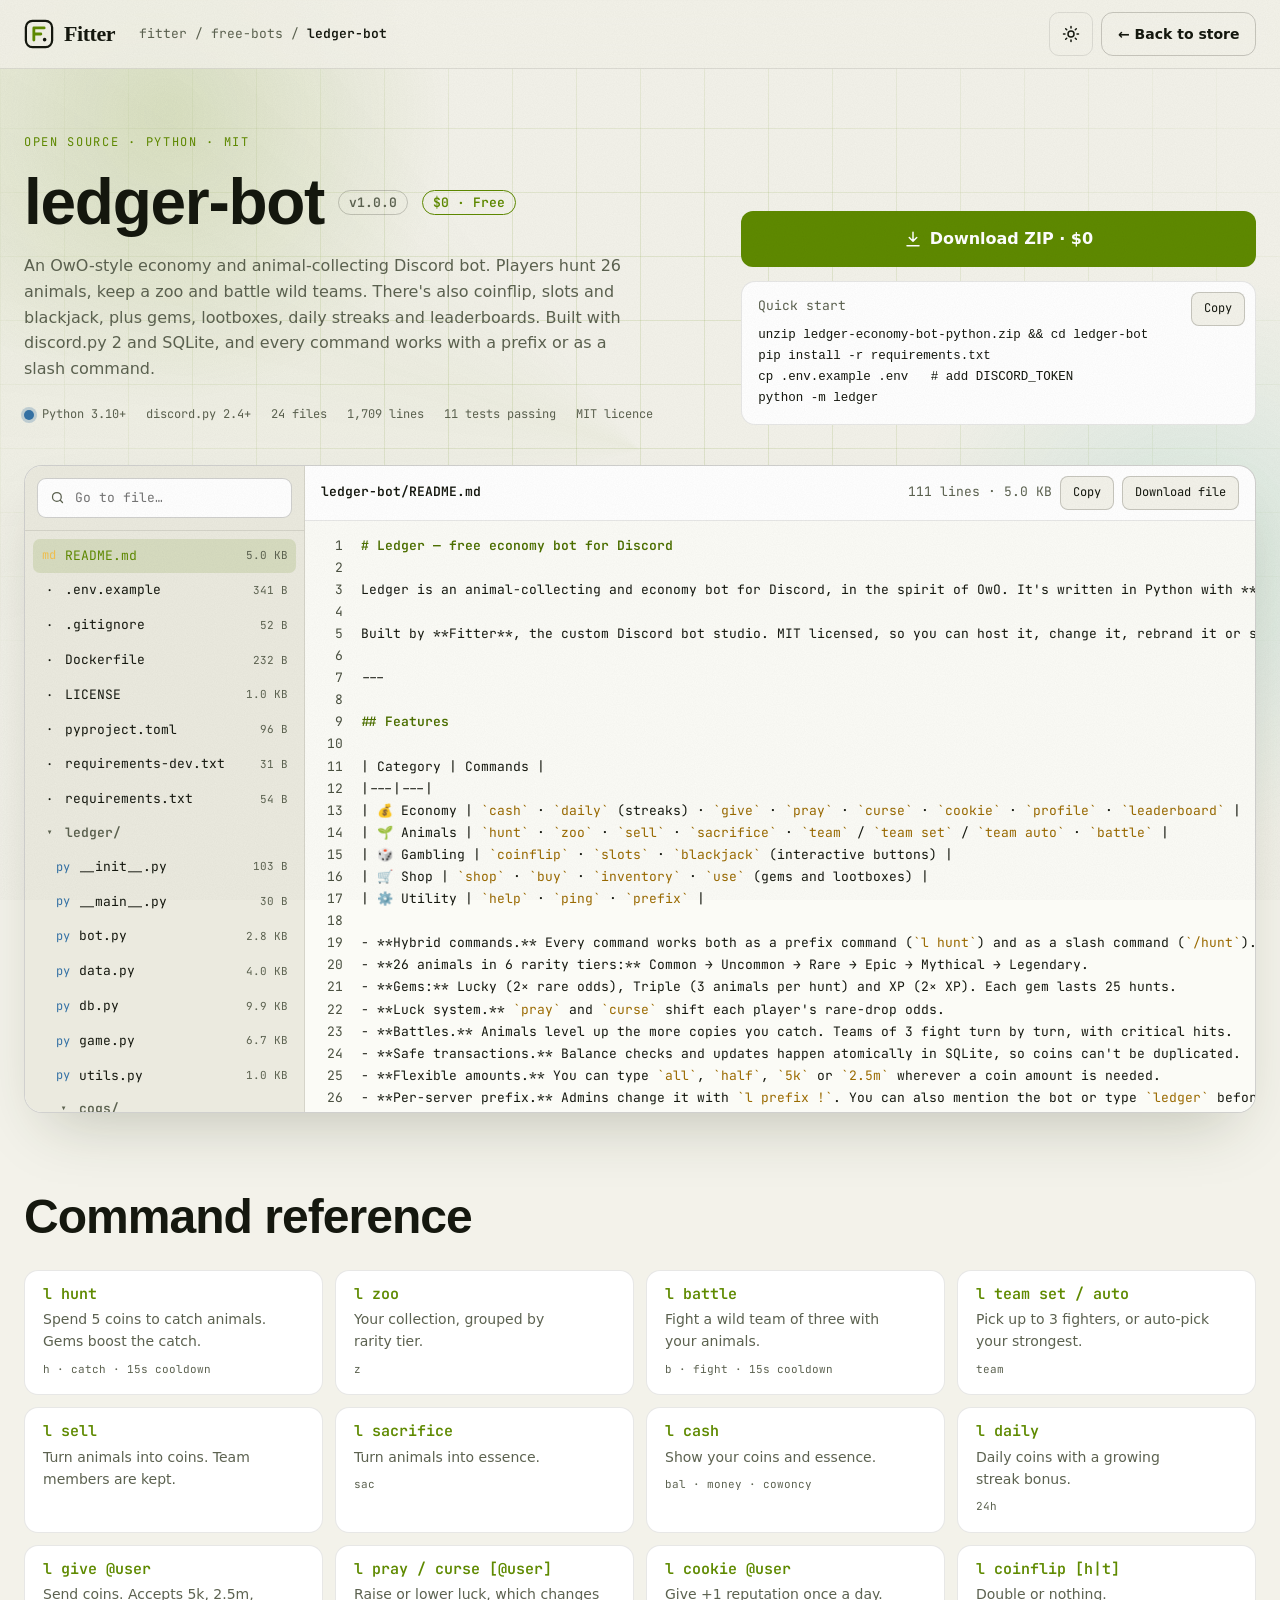
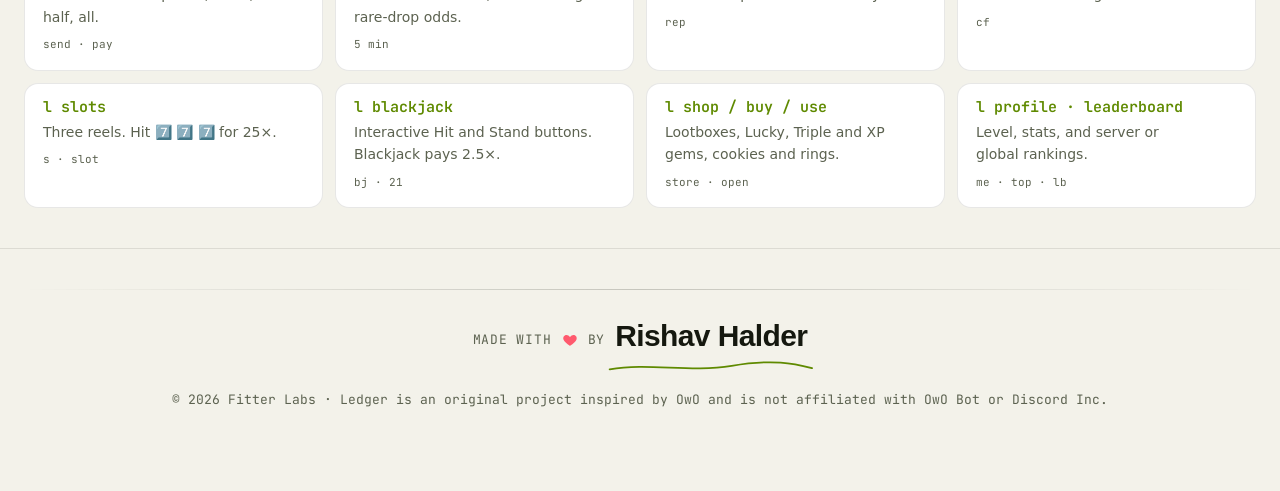
<file: source.html>
<!doctype html>
<html lang="en" data-theme="dark">
<head>
<meta charset="utf-8">
<meta name="viewport" content="width=device-width, initial-scale=1">
<title>Ledger — free OwO-style economy bot source code · Fitter</title>
<meta name="description" content="Browse and download the full Python source of Ledger, Fitter's free OwO-style Discord economy bot. discord.py 2, SQLite, MIT licence.">
<link rel="icon" href="data:image/svg+xml,%3Csvg xmlns='http://www.w3.org/2000/svg' viewBox='0 0 32 32'%3E%3Crect x='2' y='2' width='28' height='28' rx='7' fill='%23c6f24e'/%3E%3Cpath d='M10 9h12M10 16h8M10 9v14' stroke='%230d0f0b' stroke-width='3.2' stroke-linecap='round'/%3E%3C/svg%3E">
<link rel="preconnect" href="https://api.fontshare.com">
<link href="https://api.fontshare.com/v2/css?f[]=cabinet-grotesk@500,700,800&f[]=satoshi@400,500,700&display=swap" rel="stylesheet">
<link href="https://fonts.googleapis.com/css2?family=JetBrains+Mono:wght@400;600&display=swap" rel="stylesheet">
<link rel="stylesheet" href="styles.css">
<link rel="stylesheet" href="advanced.css">
<link rel="stylesheet" href="source.css">
<link rel="stylesheet" href="bg.css">
</head>
<body class="src-page">
<div class="bg-anim" aria-hidden="true">
  <div class="bg-sweep"></div>
  <div class="bg-orb o1"></div><div class="bg-orb o2"></div><div class="bg-orb o3"></div>
  <div class="bg-grid"></div>
  <div class="bg-sparks"><i style="--x:6%;--d:15s;--delay:-2s;--sway:24px"></i><i style="--x:18%;--d:19s;--delay:-9s;--sway:-18px"></i><i style="--x:31%;--d:13s;--delay:-5s;--sway:30px"></i><i style="--x:44%;--d:21s;--delay:-14s;--sway:-26px"></i><i style="--x:57%;--d:16s;--delay:-1s;--sway:16px"></i><i style="--x:69%;--d:18s;--delay:-11s;--sway:-22px"></i><i style="--x:81%;--d:14s;--delay:-7s;--sway:28px"></i><i style="--x:93%;--d:20s;--delay:-16s;--sway:-14px"></i></div>
</div>
<a class="skip" href="#viewer">Skip to code</a>

<header class="src-nav">
  <a href="index.html" class="brand" aria-label="Back to Fitter home">
    <svg class="logo" viewBox="0 0 32 32" fill="none" aria-hidden="true">
      <rect x="2" y="2" width="28" height="28" rx="7" stroke="currentColor" stroke-width="2.4"/>
      <path d="M10.5 9.5h11M10.5 16h7.5M10.5 9.5v13" stroke="var(--accent)" stroke-width="3" stroke-linecap="round"/>
      <circle cx="22" cy="22" r="1.9" fill="currentColor"/>
    </svg>
    <span>Fitter</span>
  </a>
  <nav class="crumbs mono" aria-label="Breadcrumb">
    <a href="index.html">fitter</a><span>/</span><a href="index.html#free">free-bots</a><span>/</span><b>ledger-bot</b>
  </nav>
  <div class="nav-actions">
    <button class="icon-btn" id="themeToggle" aria-label="Toggle light and dark theme" title="Toggle theme">
      <svg viewBox="0 0 24 24" width="18" height="18" fill="none" stroke="currentColor" stroke-width="2" stroke-linecap="round"><circle cx="12" cy="12" r="4"/><path d="M12 2v2M12 20v2M4.9 4.9l1.4 1.4M17.7 17.7l1.4 1.4M2 12h2M20 12h2M4.9 19.1l1.4-1.4M17.7 6.3l1.4-1.4"/></svg>
    </button>
    <a class="btn btn-ghost sm" href="index.html">← Back to store</a>
  </div>
</header>

<main>
  <section class="repo-head wrap">
    <div class="repo-title">
      <p class="mono kicker">Open source · Python · MIT</p>
      <h1>ledger-bot <span class="pill mono">v1.0.0</span> <span class="pill free mono">$0 · Free</span></h1>
      <p class="muted repo-desc">An OwO-style economy and animal-collecting Discord bot. Players hunt 26 animals, keep a zoo and battle wild teams. There's also coinflip, slots and blackjack, plus gems, lootboxes, daily streaks and leaderboards. Built with discord.py 2 and SQLite, and every command works with a prefix or as a slash command.</p>
      <ul class="repo-meta mono">
        <li><span class="lang-dot"></span>Python 3.10+</li>
        <li>discord.py 2.4+</li>
        <li id="metaFiles">24 files</li>
        <li id="metaLines">— lines</li>
        <li>11 tests passing</li>
        <li>MIT licence</li>
      </ul>
    </div>
    <div class="repo-actions">
      <a class="btn btn-primary" href="downloads/ledger-economy-bot-python.zip" download id="zipBtn">
        <svg viewBox="0 0 24 24" width="18" height="18" fill="none" stroke="currentColor" stroke-width="2" stroke-linecap="round" stroke-linejoin="round" aria-hidden="true"><path d="M12 3v12m0 0-5-5m5 5 5-5M4 21h16"/></svg>
        Download ZIP · $0
      </a>
      <div class="quick mono">
        <p class="muted small">Quick start</p>
        <pre id="quickCmd">unzip ledger-economy-bot-python.zip && cd ledger-bot
pip install -r requirements.txt
cp .env.example .env   # add DISCORD_TOKEN
python -m ledger</pre>
        <button class="copy-btn" data-copy-target="quickCmd" aria-label="Copy quick start commands">Copy</button>
      </div>
    </div>
  </section>

  <section class="browser wrap" aria-label="Source code browser">
    <aside class="tree" aria-label="Files">
      <div class="tree-head">
        <label class="search"><span class="sr">Filter files</span>
          <svg viewBox="0 0 24 24" width="15" height="15" fill="none" stroke="currentColor" stroke-width="2" stroke-linecap="round" aria-hidden="true"><circle cx="11" cy="11" r="7"/><path d="m20 20-3.5-3.5"/></svg>
          <input id="filter" type="search" placeholder="Go to file…" autocomplete="off">
        </label>
      </div>
      <ul id="tree" class="mono"></ul>
    </aside>

    <article class="viewer" id="viewer" tabindex="-1">
      <div class="viewer-head">
        <p class="mono path" id="filePath">README.md</p>
        <div class="viewer-tools">
          <span class="mono small muted" id="fileInfo"></span>
          <button class="copy-btn" id="copyFile">Copy</button>
          <button class="copy-btn" id="rawFile">Download file</button>
        </div>
      </div>
      <div class="code-wrap" id="codeWrap"><pre class="code-view mono"><code id="code"></code></pre></div>
    </article>
  </section>

  <section class="cmd-ref wrap" aria-labelledby="cmdTitle">
    <h2 id="cmdTitle">Command reference</h2>
    <div class="cmd-grid" id="cmdGrid"></div>
  </section>
</main>

<footer class="footer src-foot">
  <div class="wrap credit">
    <span class="credit-line" aria-hidden="true"></span>
    <p class="credit-text">
      <span class="mono">Made with</span>
      <svg class="heart" viewBox="0 0 24 24" width="16" height="16" aria-label="love" role="img"><path d="M12 21s-7.5-4.6-9.6-9.2C.9 8.4 3 4.5 6.8 4.5c2.1 0 3.6 1.2 5.2 3 1.6-1.8 3.1-3 5.2-3 3.8 0 5.9 3.9 4.4 7.3C19.5 16.4 12 21 12 21z" fill="currentColor"/></svg>
      <span class="mono">by</span>
      <span class="signature">Rishav Halder
        <svg class="sig-stroke" viewBox="0 0 300 24" preserveAspectRatio="none" aria-hidden="true"><path d="M4 16 C 60 4, 120 22, 180 10 S 270 6, 296 14" pathLength="1"/></svg>
      </span>
    </p>
    <p class="mono small muted">© 2026 Fitter Labs · Ledger is an original project inspired by OwO and is not affiliated with OwO Bot or Discord Inc.</p>
  </div>
</footer>

<div class="toast mono" id="toast" role="status" aria-live="polite"></div>

<script defer src="sources.js"></script>
<script defer src="source.js"></script>
<script data-pplx-inline-edit>
(function () {
  if (window === window.top) return;

  const allowedParentOrigins = ["https://www.perplexity.ai","https://perplexity.ai","https://testing.perplexity.ai","https://staging.perplexity.ai","https://*.preview.i.perplexity.ai","http://perplexity.localhost","http://localhost:1420","http://127.0.0.1:1420","http://localhost:3000","http://127.0.0.1:3000","http://localhost:5173","http://127.0.0.1:5173"];
  const MAX_FONT_BYTES = 500 * 1024;
  const MAX_TOTAL_FONT_BYTES = 2 * 1024 * 1024;
  let scrollForwarding = false;
  let scrollRaf = 0;
  let trustedTopOrigin = null;

  // Allow entries like "https://*.preview.i.perplexity.ai" — the wildcard
  // matches a single DNS label (no dots), so "https://*.foo" cannot stretch
  // across multiple labels.
  function matchesAllowedOrigin(origin) {
    if (!origin) return false;
    for (const entry of allowedParentOrigins) {
      if (!entry.includes("*")) {
        if (entry === origin) return true;
        continue;
      }
      const pattern = new RegExp(
        "^" +
          entry.replace(/[.+?^${}()|[\]\\]/g, "\\$&").replace(/\*/g, "[^.]+") +
          "$",
      );
      if (pattern.test(origin)) return true;
    }
    return false;
  }

  // Trust decision: when the sender is same-origin-visible (event.origin is a
  // real origin like https://www.perplexity.ai) we trust event.origin directly.
  // When event.origin is "null" (opaque broker srcdoc), we fall back to the
  // broker's stamped `parentOrigin` to identify the top window. The fallback
  // is claim-only — we rely on the browser's native `targetOrigin` enforcement
  // on the response path (see postToTrustedTop) to ensure replies can't be
  // delivered to anyone but the actual top window of that claimed origin.
  function getTrustedParentOrigin(event) {
    const forwardedParentOrigin =
      typeof event.data.parentOrigin === "string" ? event.data.parentOrigin : null;
    const parentOrigin = event.origin === "null" ? forwardedParentOrigin : event.origin;
    return matchesAllowedOrigin(parentOrigin) ? parentOrigin : null;
  }

  // All responses go to window.top with targetOrigin = the allowlisted origin.
  // An attacker that iframes us inside their own null-origin broker can claim
  // any parentOrigin they like, but the browser will drop the reply whenever
  // the real top's origin doesn't match — so the screenshot never leaves.
  function postToTrustedTop(message) {
    if (!trustedTopOrigin) return;
    try {
      window.top.postMessage(message, trustedTopOrigin);
    } catch (_error) {}
  }

  function inlineAll(original, clone) {
    if (original.nodeType !== 1 || clone.nodeType !== 1) return;

    try {
      const computedStyle = getComputedStyle(original);
      // cssText on a computed style is the serialized declaration in modern
      // Chromium/Safari — a single read beats enumerating ~400 longhand
      // properties. Firefox returns "" here, so we fall back on empty.
      const serialized = computedStyle.cssText;
      if (serialized) {
        clone.style.cssText = serialized;
      } else {
        const parts = new Array(computedStyle.length);
        for (let index = 0; index < computedStyle.length; index += 1) {
          const property = computedStyle[index];
          parts[index] = `${property}:${computedStyle.getPropertyValue(property)};`;
        }
        clone.style.cssText = parts.join("");
      }
    } catch (_error) {}

    const originalChildren = original.children;
    const clonedChildren = clone.children;
    for (
      let index = 0;
      index < originalChildren.length && index < clonedChildren.length;
      index += 1
    ) {
      inlineAll(originalChildren[index], clonedChildren[index]);
    }
  }

  function extractFontUrl(srcValue) {
    const matches = [
      ...srcValue.matchAll(
        /url\(["']?([^"')]+)["']?\)(?:\s*format\(["']?([^"')]+)["']?\))?/gi,
      ),
    ];
    if (matches.length === 0) return null;
    const woff2 = matches.find((m) => m[2] && m[2].toLowerCase().includes("woff2"));
    if (woff2) return woff2[1];
    const woff = matches.find((m) => m[2] && m[2].toLowerCase().includes("woff"));
    if (woff) return woff[1];
    return matches[0][1];
  }

  // Cache resolved font URL -> data URI across captures. Fonts on a page
  // essentially never change, and a batch run emits multiple captures back to
  // back — without this we'd refetch + re-base64 every time.
  const fontDataUriCache = new Map();
  const SRC_DECLARATION_RE = /src\s*:\s*[^;}]+/i;

  async function fetchAsDataUri(url) {
    if (fontDataUriCache.has(url)) return fontDataUriCache.get(url);
    let dataUri = null;
    try {
      const response = await fetch(url, { mode: "cors", credentials: "omit" });
      if (response.ok) {
        const blob = await response.blob();
        if (blob.size <= MAX_FONT_BYTES) {
          dataUri = await new Promise((resolve) => {
            const reader = new FileReader();
            reader.onloadend = () =>
              resolve(typeof reader.result === "string" ? reader.result : null);
            reader.onerror = () => resolve(null);
            reader.readAsDataURL(blob);
          });
        }
      }
    } catch (_error) {
      dataUri = null;
    }
    fontDataUriCache.set(url, dataUri);
    return dataUri;
  }

  function collectFontFaceRuleTexts() {
    const rules = [];
    for (const sheet of document.styleSheets) {
      let cssRules;
      try {
        cssRules = sheet.cssRules;
      } catch (_error) {
        continue;
      }
      if (!cssRules) continue;
      for (const rule of cssRules) {
        const cssText = rule.cssText || "";
        if (cssText.startsWith("@font-face")) rules.push(cssText);
      }
    }
    return rules;
  }

  async function buildInlinedFontCss() {
    const ruleTexts = collectFontFaceRuleTexts();
    if (ruleTexts.length === 0) return null;

    const resolved = ruleTexts.map((cssText) => {
      if (!SRC_DECLARATION_RE.test(cssText)) return null;
      const srcMatch = cssText.match(/src\s*:\s*([^;}]+)[;}]/i);
      if (!srcMatch) return null;
      const url = extractFontUrl(srcMatch[1]);
      if (!url) return null;
      try {
        return { cssText, url: new URL(url, document.baseURI).href };
      } catch (_error) {
        return null;
      }
    });

    const dataUris = await Promise.all(
      resolved.map((entry) => (entry ? fetchAsDataUri(entry.url) : Promise.resolve(null))),
    );

    const inlined = [];
    let totalBytes = 0;
    for (let index = 0; index < resolved.length; index += 1) {
      const entry = resolved[index];
      const dataUri = dataUris[index];
      if (!entry || !dataUri) continue;
      const approxBytes = dataUri.length * 0.75;
      if (totalBytes + approxBytes > MAX_TOTAL_FONT_BYTES) break;
      totalBytes += approxBytes;
      inlined.push(entry.cssText.replace(SRC_DECLARATION_RE, `src: url("${dataUri}")`));
    }
    return inlined.length > 0 ? inlined.join("\n") : null;
  }

  function stripExternal(clone) {
    const images = clone.querySelectorAll("img");
    for (let index = 0; index < images.length; index += 1) {
      const src = images[index].getAttribute("src");
      if (src && !src.startsWith("data:")) images[index].removeAttribute("src");
    }

    const elements = clone.querySelectorAll("*");
    for (let index = 0; index < elements.length; index += 1) {
      const style = elements[index].style.cssText;
      if (style && style.includes("url(")) {
        elements[index].style.cssText = style.replace(
          /url\(["']?(?!data:)[^)"']*["']?\)/gi,
          "none",
        );
      }
    }
  }

  function emitScroll() {
    scrollRaf = 0;
    if (!scrollForwarding) return;
    postToTrustedTop({
      type: "INLINE_EDIT_SCROLL",
      scrollX: window.scrollX,
      scrollY: window.scrollY,
    });
  }

  window.addEventListener(
    "scroll",
    function () {
      if (!scrollForwarding || scrollRaf) return;
      scrollRaf = requestAnimationFrame(emitScroll);
    },
    { passive: true, capture: true },
  );

  async function handleCaptureRequest(event) {
    const requestId = event.data.requestId;
    const scrollX = window.scrollX;
    const scrollY = window.scrollY;
    const width = window.innerWidth;
    const height = window.innerHeight;

    function postResult(dataUrl) {
      postToTrustedTop({
        type: "INLINE_EDIT_SCREENSHOT_RESULT",
        requestId,
        dataUrl,
        scrollX,
        scrollY,
      });
    }

    try {
      // Wait for any pending web fonts to resolve so both inline metrics and
      // the @font-face inlining below see the same loaded faces.
      if (document.fonts && document.fonts.ready) {
        try {
          await document.fonts.ready;
        } catch (_error) {}
      }

      const clone = document.documentElement.cloneNode(true);
      inlineAll(document.documentElement, clone);

      const removedNodes = clone.querySelectorAll("script,link[rel=\"stylesheet\"],style");
      for (let index = 0; index < removedNodes.length; index += 1) {
        removedNodes[index].remove();
      }

      stripExternal(clone);

      // Re-embed web fonts as data-URI @font-face rules so the SVG rasterizer
      // can resolve them — external font URLs aren't fetched during
      // foreignObject rendering, which would otherwise force a fallback face
      // and change text metrics.
      const inlinedFontCss = await buildInlinedFontCss();
      if (inlinedFontCss) {
        const styleEl = document.createElement("style");
        styleEl.textContent = inlinedFontCss;
        const head = clone.querySelector("head");
        if (head) head.appendChild(styleEl);
        else clone.insertBefore(styleEl, clone.firstChild);
      }

      const html = new XMLSerializer().serializeToString(clone);
      const svg =
        `<svg xmlns="http://www.w3.org/2000/svg" width="${width}" height="${height}">` +
        '<foreignObject width="100%" height="100%">' +
        `<div xmlns="http://www.w3.org/1999/xhtml" style="width:${width}px;height:${height}px;overflow:hidden">` +
        `<div style="position:relative;left:-${scrollX}px;top:-${scrollY}px">` +
        html +
        "</div></div></foreignObject></svg>";
      const svgUrl = `data:image/svg+xml;charset=utf-8,${encodeURIComponent(svg)}`;
      const image = new Image();
      image.onload = function () {
        const canvas = document.createElement("canvas");
        canvas.width = width;
        canvas.height = height;
        canvas.getContext("2d").drawImage(image, 0, 0);
        postResult(canvas.toDataURL("image/png"));
      };
      image.onerror = function () {
        postResult(null);
      };
      image.src = svgUrl;
    } catch (_error) {
      postResult(null);
    }
  }

  window.addEventListener("message", function (event) {
    if (!event.data) return;
    // Only accept messages from the direct parent frame. Blocks sibling /
    // unrelated-window postMessage senders that could otherwise reach us.
    if (event.source !== window.parent) return;

    const trustedParentOrigin = getTrustedParentOrigin(event);
    if (!trustedParentOrigin) return;
    trustedTopOrigin = trustedParentOrigin;

    if (event.data.type === "INLINE_EDIT_SCROLL_START") {
      scrollForwarding = true;
      emitScroll();
      return;
    }

    if (event.data.type === "INLINE_EDIT_SCROLL_STOP") {
      scrollForwarding = false;
      if (scrollRaf) cancelAnimationFrame(scrollRaf);
      scrollRaf = 0;
      return;
    }

    if (event.data.type !== "INLINE_EDIT_CAPTURE_REQUEST") return;

    handleCaptureRequest(event);
  });
})();


</script></body>
</html>
</file>
<file: styles.css>
:root, [data-theme="dark"] {
  --bg: #0d0f0b;
  --bg-2: #13160f;
  --surface: #181b14;
  --surface-2: #20241b;
  --line: rgba(232, 240, 214, 0.1);
  --line-2: rgba(232, 240, 214, 0.18);
  --grid-line: rgba(232, 240, 214, 0.05);
  --text: #eef2e4;
  --muted: #9aa18c;
  --accent: #c6f24e;
  --accent-ink: #11140a;
  --bot-body: #23281c;
  --bot-visor: #0a0c08;
  --danger: #ff6b5b;
  --gold: #f2c14e;
  --blurple: #7d8cf5;
  --shadow: 0 30px 60px -20px rgba(0,0,0,.6);
  color-scheme: dark;
}
[data-theme="light"] {
  --bg: #f3f2ea;
  --bg-2: #ebeadf;
  --surface: #ffffff;
  --surface-2: #f6f5ee;
  --line: rgba(20, 24, 12, 0.1);
  --line-2: rgba(20, 24, 12, 0.2);
  --grid-line: rgba(20, 24, 12, 0.06);
  --text: #15180f;
  --muted: #5c6250;
  --accent: #5f8a00;
  --accent-ink: #ffffff;
  --bot-body: #e4e8d6;
  --bot-visor: #15180f;
  --shadow: 0 30px 60px -24px rgba(40,50,20,.25);
  color-scheme: light;
}
[data-theme="light"] .btn-primary { color: #fff; }

*, *::before, *::after { box-sizing: border-box; }
html { -webkit-text-size-adjust: 100%; }
body {
  margin: 0; background: var(--bg); color: var(--text);
  font-family: 'Satoshi', system-ui, sans-serif; font-size: 16px; line-height: 1.6;
  -webkit-font-smoothing: antialiased; overflow-x: hidden;
  transition: background .4s, color .4s;
}
h1, h2, h3 { font-family: 'Cabinet Grotesk', 'Satoshi', sans-serif; line-height: 1.02; margin: 0; letter-spacing: -0.02em; font-weight: 800; }
p { margin: 0; }
a { color: inherit; text-decoration: none; }
button { font: inherit; color: inherit; cursor: pointer; }
img, svg { display: block; }
code, .mono { font-family: 'JetBrains Mono', ui-monospace, monospace; }
.muted { color: var(--muted); }
.small { font-size: 13px; }
.wrap { width: min(1200px, 100% - 48px); margin-inline: auto; }
.kicker { font-size: 12px; letter-spacing: .14em; text-transform: uppercase; color: var(--accent); margin-bottom: 18px; }
:focus-visible { outline: 2px solid var(--accent); outline-offset: 3px; border-radius: 4px; }
.skip { position: absolute; left: -9999px; top: 8px; background: var(--accent); color: var(--accent-ink); padding: 8px 14px; z-index: 999; border-radius: 6px; }
.skip:focus { left: 8px; }

/* cursor */
.cursor { position: fixed; inset: 0 auto auto 0; width: 36px; height: 36px; border: 1.5px solid var(--accent); border-radius: 50%; pointer-events: none; z-index: 1000; transform: translate(-100px,-100px); transition: width .25s, height .25s, background .25s, border-color .25s; mix-blend-mode: difference; }
.cursor span { position: absolute; left: 50%; top: 50%; width: 4px; height: 4px; margin: -2px; background: var(--accent); border-radius: 50%; }
.cursor.is-hover { width: 64px; height: 64px; background: rgba(198,242,78,.12); }
@media (hover: none), (pointer: coarse) { .cursor { display: none; } }

.progress { position: fixed; top: 0; left: 0; right: 0; height: 2px; z-index: 60; }
.progress span { display: block; height: 100%; background: var(--accent); transform-origin: 0 50%; transform: scaleX(0); }

/* nav */
.nav { position: fixed; top: 14px; left: 50%; transform: translateX(-50%); width: min(1200px, 100% - 24px); z-index: 50; display: flex; align-items: center; justify-content: space-between; gap: 16px; padding: 10px 12px 10px 18px; border: 1px solid var(--line); border-radius: 14px; background: color-mix(in srgb, var(--bg) 90%, transparent); }
.brand { display: inline-flex; align-items: center; gap: 10px; font-family: 'Cabinet Grotesk'; font-weight: 800; font-size: 22px; letter-spacing: -0.02em; }
.logo { width: 30px; height: 30px; }
.nav ul { display: flex; gap: 4px; list-style: none; margin: 0; padding: 0; }
.nav ul a { display: block; padding: 8px 14px; border-radius: 8px; font-size: 14px; color: var(--muted); transition: color .2s, background .2s; }
.nav ul a:hover { color: var(--text); background: var(--surface); }
.nav-actions { display: flex; gap: 8px; align-items: center; }
.icon-btn { width: 44px; height: 44px; display: grid; place-items: center; border-radius: 10px; border: 1px solid var(--line); background: transparent; }
.icon-btn:hover { background: var(--surface); }
.cart-btn { height: 44px; display: inline-flex; align-items: center; gap: 8px; padding: 0 14px; border-radius: 10px; border: 1px solid var(--line-2); background: var(--surface); font-size: 14px; font-weight: 500; }
.cart-btn b { min-width: 22px; height: 22px; display: grid; place-items: center; border-radius: 6px; background: var(--accent); color: var(--accent-ink); font-size: 12px; font-family: 'JetBrains Mono'; }
.cart-btn.bump b { animation: bump .5s cubic-bezier(.16,1,.3,1); }
@keyframes bump { 40% { transform: scale(1.5); } }
@media (max-width: 860px) { .nav ul { display: none; } .cart-btn span { display: none; } }

/* buttons */
.btn { display: inline-flex; align-items: center; justify-content: center; gap: 8px; height: 52px; padding: 0 24px; border-radius: 12px; font-weight: 700; font-size: 15px; border: 1px solid transparent; white-space: nowrap; transition: background .2s, border-color .2s, transform .2s; will-change: transform; }
.btn-primary { background: var(--accent); color: var(--accent-ink); }
.btn-primary:hover { background: color-mix(in srgb, var(--accent) 86%, white); }
.btn-ghost { border-color: var(--line-2); background: transparent; }
.btn-ghost:hover { background: var(--surface); }
.btn.full { width: 100%; }

/* hero */
.hero { position: relative; min-height: 100svh; display: flex; align-items: center; padding: 120px 0 80px; overflow: hidden; }
#field { position: absolute; inset: 0; width: 100%; height: 100%; }
.hero::after { content: ""; position: absolute; inset: auto 0 0 0; height: 30%; background: linear-gradient(transparent, var(--bg)); pointer-events: none; }
.hero-inner { position: relative; z-index: 2; width: min(1200px, 100% - 48px); margin-inline: auto; pointer-events: none; }
.hero-inner a, .hero-inner button { pointer-events: auto; }
.eyebrow { display: inline-flex; align-items: center; gap: 10px; font-size: 12px; color: var(--muted); padding: 6px 12px; border: 1px solid var(--line); border-radius: 999px; background: color-mix(in srgb, var(--bg) 60%, transparent); }
.dot { width: 7px; height: 7px; border-radius: 50%; background: var(--accent); box-shadow: 0 0 0 0 var(--accent); animation: ping 2s infinite; }
@keyframes ping { 0% { box-shadow: 0 0 0 0 rgba(198,242,78,.6); } 100% { box-shadow: 0 0 0 10px rgba(198,242,78,0); } }
.hero-title { font-size: clamp(3.2rem, 9.5vw, 8.6rem); margin: 28px 0 36px; letter-spacing: -0.045em; line-height: .92; }
.hero-title .line { display: block; overflow: hidden; padding-bottom: .04em; }
.hero-title .line > span { display: inline-block; }
.hero-title em { font-style: normal; color: var(--accent); position: relative; }
.hero-row { display: flex; justify-content: space-between; align-items: flex-end; gap: 40px; flex-wrap: wrap; }
.lede { max-width: 46ch; font-size: 18px; color: var(--muted); }
.hero-cta { display: flex; gap: 12px; flex-wrap: wrap; }
.term { margin-top: 56px; font-size: 14px; color: var(--muted); padding: 14px 18px; border: 1px solid var(--line); border-radius: 10px; background: color-mix(in srgb, var(--surface) 80%, transparent); display: inline-block; min-width: min(520px, 100%); }
.term .prompt { color: var(--accent); }
.caret { display: inline-block; width: 8px; height: 16px; background: var(--accent); vertical-align: -3px; margin-left: 2px; animation: blink 1s steps(1) infinite; }
@keyframes blink { 50% { opacity: 0; } }
.scroll-hint { position: absolute; z-index: 2; bottom: 28px; left: 50%; transform: translateX(-50%); font-size: 11px; letter-spacing: .14em; text-transform: uppercase; color: var(--muted); display: flex; flex-direction: column; align-items: center; gap: 10px; }
.scroll-hint span { width: 1px; height: 40px; background: linear-gradient(var(--accent), transparent); animation: drip 1.8s infinite; transform-origin: top; }
@keyframes drip { 0% { transform: scaleY(0); } 60% { transform: scaleY(1); } 100% { transform: scaleY(1); opacity: 0; } }

/* marquee */
.marquee { border-block: 1px solid var(--line); overflow: hidden; padding: 18px 0; background: var(--bg-2); }
.marquee-track { display: flex; gap: 48px; width: max-content; animation: marq 40s linear infinite; font-size: 15px; color: var(--muted); }
.marquee-track span:nth-child(3n) { color: var(--accent); }
@keyframes marq { to { transform: translateX(-50%); } }

/* assembly */
.assembly { position: relative; }
.assembly-pin { height: 100vh; display: grid; grid-template-columns: 1fr 1.1fr; align-items: center; gap: 40px; width: min(1200px, 100% - 48px); margin-inline: auto; padding-top: 70px; }
.steps { list-style: none; padding: 0; margin: 0; position: relative; min-height: 260px; }
.step { position: absolute; inset: 0 0 auto 0; opacity: 0; transform: translateY(24px); transition: opacity .5s cubic-bezier(.16,1,.3,1), transform .5s cubic-bezier(.16,1,.3,1); pointer-events: none; }
.step.is-active { opacity: 1; transform: none; }
.step > span { font-size: 13px; color: var(--accent); }
.step h2, .step h3 { font-size: clamp(2.2rem, 4.6vw, 3.8rem); margin: 14px 0 18px; }
.step p { color: var(--muted); max-width: 40ch; font-size: 17px; }
.assembly-stage { position: relative; height: min(78vh, 680px); border: 1px solid var(--line); border-radius: 22px; background: var(--bg-2); overflow: hidden; }
#bot { position: absolute; inset: 7% 10% 4%; width: 80%; height: 89%; color: var(--text); overflow: visible; }
.ln { stroke-dasharray: 1; stroke-dashoffset: 1; }
.fill-body { fill: var(--bot-body); fill-opacity: 0; }
.fill-visor { fill: var(--bot-visor); fill-opacity: 0; }
.fill-accent { fill: var(--accent); fill-opacity: 0; }
.eye { fill: var(--accent); opacity: 0; transform-box: fill-box; transform-origin: center; }
.led { fill: var(--line-2); }
.led.on { fill: var(--accent); }
.shadow { opacity: 0; }
.scanline { opacity: 0; }
.dims { opacity: .9; }
.hud { position: absolute; top: 18px; left: 18px; right: 18px; z-index: 2; font-size: 11px; color: var(--muted); }
.hud-row { display: flex; justify-content: space-between; letter-spacing: .1em; }
.hud-row b { color: var(--text); font-weight: 600; }
.hud-row.small { margin-top: 8px; }
.hud-bar { height: 3px; background: var(--line); margin-top: 8px; border-radius: 2px; overflow: hidden; }
.hud-bar span { display: block; height: 100%; width: 100%; background: var(--accent); transform-origin: 0 50%; transform: scaleX(0); }
.code { margin: 34px 0 0; font-size: 12px; line-height: 1.7; color: var(--muted); max-width: 440px; height: 222px; white-space: pre-wrap; overflow: hidden; padding: 12px 14px; border: 1px solid var(--line); border-radius: 10px; background: color-mix(in srgb, var(--bg) 85%, transparent); }
.code .k { color: var(--accent); }
.code .s { color: var(--gold); }
.status-pill { position: absolute; right: 18px; bottom: 18px; font-size: 12px; padding: 8px 12px; border-radius: 999px; border: 1px solid var(--line-2); display: flex; align-items: center; gap: 8px; color: var(--muted); background: var(--bg); transition: color .3s, border-color .3s; }
.status-pill span { width: 8px; height: 8px; border-radius: 50%; background: var(--muted); }
.status-pill.on { color: var(--accent); border-color: var(--accent); }
.status-pill.on span { background: var(--accent); animation: ping 2s infinite; }

/* demo */
.demo-pin { height: 100vh; display: grid; grid-template-columns: .8fr 1.2fr; gap: 56px; align-items: center; width: min(1200px, 100% - 48px); margin-inline: auto; padding: 90px 0 30px; }
.demo-copy h2 { font-size: clamp(2.4rem, 5vw, 4.2rem); margin-bottom: 20px; }
.demo-copy > p { color: var(--muted); font-size: 17px; max-width: 42ch; }
.demo-stats { display: grid; grid-template-columns: repeat(3, auto); gap: 28px; margin: 36px 0 0; }
.demo-stats dt { font-size: 11px; color: var(--muted); text-transform: uppercase; letter-spacing: .1em; }
.demo-stats dd { margin: 6px 0 0; font-family: 'Cabinet Grotesk'; font-weight: 800; font-size: 30px; }
.discord { --dc-bg: #313338; --dc-side: #2b2d31; --dc-rail: #1e1f22; --dc-text: #dbdee1; --dc-muted: #949ba4; display: grid; grid-template-columns: 64px 180px 1fr; grid-template-rows: minmax(0, 1fr); height: min(68vh, 580px); border-radius: 16px; overflow: hidden; background: var(--dc-bg); color: var(--dc-text); box-shadow: var(--shadow); border: 1px solid rgba(255,255,255,.06); font-size: 14px; }
.dc-rail { background: var(--dc-rail); display: flex; flex-direction: column; align-items: center; gap: 10px; padding: 12px 0; }
.srv { width: 44px; height: 44px; border-radius: 50%; background: #313338; display: grid; place-items: center; font-weight: 700; font-size: 13px; }
.s-active { border-radius: 14px; background: var(--blurple); color: #fff; }
.srv.add { color: #23a55a; }
.dc-side { background: var(--dc-side); padding: 14px 10px; }
.dc-guild { font-weight: 700; padding: 0 8px 12px; border-bottom: 1px solid rgba(0,0,0,.3); margin-bottom: 14px; }
.dc-cat { font-size: 11px; text-transform: uppercase; color: var(--dc-muted); letter-spacing: .04em; padding: 0 8px 6px; font-weight: 700; }
.dc-ch { padding: 6px 8px; border-radius: 4px; color: var(--dc-muted); }
.dc-ch.is-on { background: rgba(255,255,255,.07); color: #fff; }
.dc-main { display: flex; flex-direction: column; min-width: 0; min-height: 0; overflow: hidden; }
.dc-head { padding: 14px 18px; border-bottom: 1px solid rgba(0,0,0,.3); font-weight: 700; }
.dc-head span { color: var(--dc-muted); font-weight: 400; font-size: 13px; }
.dc-feed { flex: 1; min-height: 0; padding: 16px 18px; display: flex; flex-direction: column; justify-content: flex-end; overflow: hidden; }
.msg { display: flex; gap: 14px; flex: none; }
.who { font-weight: 600; color: #f2f3f5; margin-bottom: 2px; }
.who time { color: var(--dc-muted); font-size: 11px; font-weight: 400; margin-left: 6px; }
.tag { background: #5865f2; color: #fff; font-size: 10px; padding: 1px 5px; border-radius: 4px; vertical-align: 2px; font-family: 'Satoshi'; }
.av { flex: none; width: 40px; height: 40px; border-radius: 50%; display: grid; place-items: center; font-weight: 700; font-size: 13px; color: #fff; }
.av-u1 { background: #e67e22; } .av-u2 { background: #c0398b; } .av-spam { background: #555; }
.av-bot { background: var(--accent); color: var(--accent-ink); font-family: 'Cabinet Grotesk'; font-size: 17px; }
.av-bot.t { background: #4ecdc4; } .av-bot.q { background: var(--gold); }
.av.big { width: 52px; height: 52px; font-size: 22px; }
.spam { color: var(--dc-muted); text-decoration: line-through; }
.slash { background: rgba(88,101,242,.3); color: #c9cdfb; padding: 1px 4px; border-radius: 4px; }
.embed { margin-top: 6px; background: #2b2d31; border-radius: 4px; padding: 10px 14px; max-width: 440px; box-shadow: inset 4px 0 0 var(--c, var(--accent)); }
.e-red { --c: var(--danger); } .e-lime { --c: var(--accent); } .e-gold { --c: var(--gold); }
.e-title { font-weight: 700; color: #fff; margin-bottom: 4px; }
.embed code { background: #1e1f22; padding: 1px 4px; border-radius: 3px; font-size: 12px; }
.e-foot { font-size: 11px; color: var(--dc-muted); margin-top: 6px; }
.e-btns { display: flex; gap: 8px; margin-top: 10px; }
.e-btns span { padding: 6px 12px; border-radius: 4px; background: #4e5058; font-size: 13px; }
.e-btns span:first-child { background: #da373c; }
.xp { height: 8px; border-radius: 4px; background: #1e1f22; margin: 8px 0 2px; overflow: hidden; }
.xp span { display: block; height: 100%; width: 100%; background: var(--gold); transform-origin: 0 50%; transform: scaleX(0); }
.dc-input { margin: 0 18px 18px; padding: 12px 16px; border-radius: 8px; background: #383a40; color: var(--dc-muted); font-size: 13px; }

/* store */
.store { padding: 140px 0 120px; }
.section-head { display: flex; justify-content: space-between; align-items: flex-end; gap: 32px; flex-wrap: wrap; margin-bottom: 20px; }
.section-head h2 { font-size: clamp(2.4rem, 5vw, 4.2rem); max-width: 14ch; }
.filters { display: flex; gap: 6px; padding: 5px; border: 1px solid var(--line); border-radius: 12px; flex-wrap: wrap; }
.filters button { border: 0; background: transparent; padding: 10px 16px; border-radius: 8px; font-size: 14px; color: var(--muted); min-height: 40px; }
.filters button[aria-selected="true"] { background: var(--accent); color: var(--accent-ink); font-weight: 700; }
.currency { display: flex; align-items: center; gap: 8px; flex-wrap: wrap; font-size: 12px; color: var(--muted); margin: 28px 0 36px; }
.currency button { border: 1px solid var(--line); background: transparent; padding: 7px 12px; border-radius: 7px; font-size: 12px; min-height: 34px; }
.currency button[aria-pressed="true"] { border-color: var(--accent); color: var(--text); }
.currency .sep { margin: 0 8px; }
.grid { display: grid; grid-template-columns: repeat(12, 1fr); gap: 16px; }
.card { grid-column: span 4; position: relative; border: 1px solid var(--line); border-radius: 18px; background: var(--surface); padding: 24px; display: flex; flex-direction: column; gap: 18px; overflow: hidden; transform-style: preserve-3d; transition: border-color .3s, opacity .4s; min-height: 340px; }
.card.feature { grid-column: span 8; }
.card::before { content: ""; position: absolute; inset: 0; background: radial-gradient(400px circle at var(--mx, 50%) var(--my, 50%), color-mix(in srgb, var(--accent) 12%, transparent), transparent 60%); opacity: 0; transition: opacity .3s; pointer-events: none; }
.card:hover { border-color: var(--line-2); }
.card:hover::before { opacity: 1; }
.card.hide { display: none; }
.card-top { display: flex; justify-content: space-between; align-items: flex-start; gap: 12px; }
.card-glyph { width: 56px; height: 56px; color: var(--accent); }
.card .badge { font-size: 11px; padding: 4px 9px; border-radius: 6px; border: 1px solid var(--line-2); color: var(--muted); font-family: 'JetBrains Mono'; }
.card .badge.hot { border-color: var(--accent); color: var(--accent); }
.card h3 { font-size: 30px; }
.card .desc { color: var(--muted); font-size: 15px; }
.cmds { display: flex; gap: 6px; flex-wrap: wrap; margin-top: auto; }
.cmds span { font-family: 'JetBrains Mono'; font-size: 11.5px; padding: 4px 8px; border-radius: 6px; background: var(--surface-2); color: var(--muted); }
.card-foot { display: flex; justify-content: space-between; align-items: center; gap: 12px; padding-top: 16px; border-top: 1px solid var(--line); }
.price { font-family: 'Cabinet Grotesk'; font-weight: 800; font-size: 26px; }
.price small { font-family: 'Satoshi'; font-weight: 500; font-size: 13px; color: var(--muted); }
.add { height: 44px; padding: 0 16px; border-radius: 10px; border: 1px solid var(--line-2); background: transparent; font-weight: 700; font-size: 14px; transition: background .2s, color .2s, border-color .2s; }
.add:hover, .add.added { background: var(--accent); color: var(--accent-ink); border-color: var(--accent); }
.feature-inner { display: grid; grid-template-columns: 1fr 1fr; gap: 24px; height: 100%; }
.feature-inner > div:first-child { display: flex; flex-direction: column; gap: 18px; }
.mini-log { font-family: 'JetBrains Mono'; font-size: 12px; background: var(--bg); border: 1px solid var(--line); border-radius: 12px; padding: 14px; color: var(--muted); line-height: 1.9; overflow: hidden; }
.mini-log b { color: var(--accent); font-weight: 600; }
.mini-log i { color: var(--danger); font-style: normal; }
@media (max-width: 980px) { .card, .card.feature { grid-column: span 6; } .feature-inner { grid-template-columns: 1fr; } .mini-log { display: none; } }
@media (max-width: 640px) { .card, .card.feature { grid-column: span 12; } }

/* builder */
.builder { padding: 120px 0; background: var(--bg-2); border-block: 1px solid var(--line); }
.builder-grid > * { min-width: 0; }
.builder-grid { display: grid; grid-template-columns: 1fr 1fr; gap: 56px; align-items: start; }
.builder-form h2 { font-size: clamp(2.4rem, 5vw, 4.2rem); margin-bottom: 18px; }
.builder-form > p { max-width: 44ch; margin-bottom: 36px; }
.field { display: block; border: 0; padding: 0; margin: 0 0 24px; }
.field > span, .field > legend, .modules legend { display: block; font-size: 12px; color: var(--muted); margin-bottom: 10px; text-transform: uppercase; letter-spacing: .1em; padding: 0; }
.field input[type="text"], .field input:not([type]), .field input[type="email"] { width: 100%; height: 50px; padding: 0 16px; border-radius: 10px; border: 1px solid var(--line-2); background: var(--surface); color: var(--text); font: inherit; font-size: 16px; }
.field input:focus { outline: none; border-color: var(--accent); }
.modules { border: 0; padding: 0; margin: 0 0 24px; }
#moduleList { display: grid; grid-template-columns: 1fr 1fr; gap: 8px; }
.mod { position: relative; display: flex; gap: 12px; align-items: flex-start; padding: 14px; border-radius: 12px; border: 1px solid var(--line); background: var(--surface); cursor: pointer; transition: border-color .2s, background .2s; }
.mod input { position: absolute; opacity: 0; pointer-events: none; }
.mod .box { flex: none; width: 20px; height: 20px; border-radius: 6px; border: 1.5px solid var(--line-2); display: grid; place-items: center; margin-top: 2px; transition: background .2s, border-color .2s; }
.mod .box svg { opacity: 0; transition: opacity .2s; }
.mod input:checked ~ .box { background: var(--accent); border-color: var(--accent); }
.mod input:checked ~ .box svg { opacity: 1; }
.mod:has(input:checked) { border-color: color-mix(in srgb, var(--accent) 55%, transparent); }
.mod:has(input:focus-visible) { outline: 2px solid var(--accent); outline-offset: 2px; }
.mod b { display: block; font-size: 15px; }
.mod small { color: var(--muted); font-size: 12px; font-family: 'JetBrains Mono'; }
.range-row { display: flex; align-items: center; gap: 16px; }
input[type="range"] { flex: 1; accent-color: var(--accent); height: 44px; }
.range-row output { font-size: 13px; min-width: 150px; }
.toggle { display: inline-flex; align-items: center; gap: 12px; cursor: pointer; min-height: 44px; }
.toggle input { position: absolute; opacity: 0; }
.toggle .track { width: 44px; height: 26px; border-radius: 99px; background: var(--line-2); position: relative; transition: background .2s; }
.toggle .track span { position: absolute; top: 3px; left: 3px; width: 20px; height: 20px; border-radius: 50%; background: var(--text); transition: transform .25s cubic-bezier(.16,1,.3,1); }
.toggle input:checked + .track { background: var(--accent); }
.toggle input:checked + .track span { transform: translateX(18px); background: var(--accent-ink); }
.toggle input:focus-visible + .track { outline: 2px solid var(--accent); outline-offset: 3px; }
.builder-out { position: sticky; top: 100px; }
.preview-card { border: 1px solid var(--line-2); border-radius: 20px; background: var(--surface); padding: 22px; box-shadow: var(--shadow); }
.pc-head { display: flex; align-items: center; gap: 14px; padding-bottom: 18px; border-bottom: 1px solid var(--line); }
.pc-name { font-weight: 700; font-size: 18px; }
.pc-status { margin-left: auto; font-size: 11px; color: var(--accent); display: flex; align-items: center; gap: 6px; }
.pc-status span { width: 7px; height: 7px; border-radius: 50%; background: var(--accent); }
.config { margin: 18px 0; padding: 16px; border-radius: 12px; background: var(--bg); border: 1px solid var(--line); font-size: 12.5px; line-height: 1.7; height: 280px; overflow: auto; color: var(--muted); white-space: pre-wrap; word-break: break-word; }
.config .k { color: var(--text); } .config .s { color: var(--accent); } .config .n { color: var(--gold); }
.quote { display: flex; justify-content: space-between; gap: 16px; margin-bottom: 18px; }
.quote-price, .quote-days { font-family: 'Cabinet Grotesk'; font-weight: 800; font-size: 36px; letter-spacing: -0.02em; }
.quote-days { text-align: right; }
.quote > div:last-child p { text-align: right; }

/* proof */
.proof { padding: 140px 0; }
.proof-grid { display: grid; grid-template-columns: 1.1fr 1fr; gap: 64px; align-items: end; }
.huge { font-family: 'Cabinet Grotesk'; font-weight: 800; font-size: clamp(5rem, 14vw, 12rem); line-height: .85; letter-spacing: -0.05em; color: var(--accent); margin-bottom: 20px; }
.big-stat > p:last-child { color: var(--muted); max-width: 40ch; font-size: 17px; }
.guarantees { list-style: none; margin: 0; padding: 0; display: grid; grid-template-columns: 1fr 1fr; border-top: 1px solid var(--line); }
.guarantees li { padding: 24px 20px 24px 0; border-bottom: 1px solid var(--line); }
.guarantees li:nth-child(odd) { border-right: 1px solid var(--line); }
.guarantees li:nth-child(even) { padding-left: 20px; }
.guarantees span { font-size: 20px; font-weight: 600; }
.guarantees p { color: var(--muted); font-size: 14px; margin-top: 8px; }

/* faq */
.faq { padding: 60px 0 140px; }
.faq-grid { display: grid; grid-template-columns: .8fr 1.2fr; gap: 56px; }
.faq h2 { font-size: clamp(2.4rem, 5vw, 4rem); }
details { border-bottom: 1px solid var(--line); }
details:first-child { border-top: 1px solid var(--line); }
summary { list-style: none; cursor: pointer; padding: 22px 40px 22px 0; font-weight: 700; font-size: 18px; position: relative; }
summary::-webkit-details-marker { display: none; }
summary::after { content: "+"; position: absolute; right: 4px; top: 50%; transform: translateY(-50%); font-family: 'JetBrains Mono'; color: var(--accent); font-size: 22px; transition: transform .3s; }
details[open] summary::after { transform: translateY(-50%) rotate(45deg); }
details p { color: var(--muted); padding-bottom: 22px; max-width: 60ch; }

/* cta */
.cta { padding: 140px 0; border-top: 1px solid var(--line); text-align: center; background: radial-gradient(ellipse 60% 80% at 50% 100%, color-mix(in srgb, var(--accent) 12%, transparent), transparent 70%); }
.cta-title { font-size: clamp(2.6rem, 6.5vw, 6rem); letter-spacing: -0.04em; margin-bottom: 40px; }
.cta-title em { font-style: normal; color: var(--accent); }

.footer { padding: 40px 0; border-top: 1px solid var(--line); }
.footer-grid { display: flex; justify-content: space-between; align-items: center; gap: 20px; flex-wrap: wrap; }

/* drawer */
.scrim { position: fixed; inset: 0; background: rgba(0,0,0,.5); z-index: 80; opacity: 0; transition: opacity .3s; }
.scrim.show { opacity: 1; }
.drawer { position: fixed; top: 0; right: 0; bottom: 0; width: min(420px, 100%); background: var(--surface); border-left: 1px solid var(--line); z-index: 90; display: flex; flex-direction: column; transform: translateX(100%); transition: transform .45s cubic-bezier(.16,1,.3,1); }
.drawer.open { transform: none; }
.drawer-head { display: flex; justify-content: space-between; align-items: center; padding: 20px 22px; border-bottom: 1px solid var(--line); }
.drawer-head h2 { font-size: 28px; }
.drawer-body { flex: 1; overflow: auto; padding: 12px 22px; }
.empty { text-align: center; padding: 60px 10px; color: var(--muted); }
.empty svg { margin: 0 auto 16px; color: var(--line-2); }
.line-item { display: flex; gap: 14px; align-items: center; padding: 16px 0; border-bottom: 1px solid var(--line); }
.line-item .av { border-radius: 10px; }
.line-item .li-info { flex: 1; min-width: 0; }
.line-item .li-info b { display: block; }
.line-item .li-info small { color: var(--muted); font-family: 'JetBrains Mono'; font-size: 11px; }
.line-item .li-price { font-weight: 700; }
.line-item button { width: 44px; height: 44px; border: 0; background: transparent; color: var(--muted); border-radius: 8px; }
.line-item button:hover { color: var(--danger); background: var(--surface-2); }
.drawer-foot { padding: 20px 22px; border-top: 1px solid var(--line); }
.total { display: flex; justify-content: space-between; align-items: baseline; margin-bottom: 16px; }
.total b { font-family: 'Cabinet Grotesk'; font-size: 30px; }

/* dialog */
dialog { border: 1px solid var(--line-2); border-radius: 20px; background: var(--surface); color: var(--text); padding: 32px; width: min(480px, calc(100% - 32px)); box-shadow: var(--shadow); }
dialog::backdrop { background: rgba(0,0,0,.6); backdrop-filter: blur(4px); }
dialog[open] { animation: pop .35s cubic-bezier(.16,1,.3,1); }
@keyframes pop { from { opacity: 0; transform: scale(.96); } }
dialog h2 { font-size: 34px; margin-bottom: 10px; }
dialog form > p.muted { margin-bottom: 26px; }
.form-error { color: var(--danger); font-size: 14px; min-height: 20px; margin: -8px 0 12px; }
.co-actions { display: flex; justify-content: flex-end; gap: 10px; }
.co-done { text-align: center; }
.co-done svg { margin: 0 auto 20px; }
.co-done .tick { stroke-dasharray: 40; stroke-dashoffset: 40; animation: draw .6s .2s forwards cubic-bezier(.16,1,.3,1); }
@keyframes draw { to { stroke-dashoffset: 0; } }
.co-done p { margin: 10px 0 24px; }

.toast { position: fixed; left: 50%; bottom: 24px; transform: translate(-50%, 140%); background: var(--text); color: var(--bg); padding: 12px 18px; border-radius: 10px; font-size: 13px; z-index: 100; opacity: 0; visibility: hidden; transition: transform .4s cubic-bezier(.16,1,.3,1), opacity .3s, visibility .3s; }
.toast.show { transform: translate(-50%, 0); opacity: 1; visibility: visible; }

/* responsive */
@media (max-width: 900px) {
  .assembly-pin { grid-template-columns: 1fr; grid-template-rows: auto 1fr; gap: 16px; padding-top: 86px; padding-bottom: 16px; }
  .steps { min-height: 170px; }
  .step h2, .step h3 { font-size: 2rem; margin: 8px 0 10px; }
  .step p { font-size: 15px; }
  .assembly-stage { height: 100%; min-height: 0; }
  .code { display: none; }
  .demo-pin { grid-template-columns: 1fr; gap: 28px; }
  .discord { grid-template-columns: 1fr; height: min(62vh, 520px); }
  .demo-pin { padding: 80px 0 20px; gap: 20px; }
  .demo-copy > p { font-size: 15px; }
  .demo-stats { margin-top: 20px; }
  .dc-rail, .dc-side { display: none; }
  .demo-stats { grid-template-columns: repeat(3, 1fr); gap: 14px; }
  .demo-stats dd { font-size: 24px; }
  .builder-grid, .proof-grid, .faq-grid { grid-template-columns: 1fr; gap: 40px; }
  .builder-out { position: static; }
}
@media (max-width: 520px) {
  #moduleList { grid-template-columns: 1fr; }
  .guarantees { grid-template-columns: 1fr; }
  .guarantees li:nth-child(odd) { border-right: 0; }
  .guarantees li:nth-child(even) { padding-left: 0; }
  .hero-cta { width: 100%; flex-direction: column; }
  .hero-cta .btn { width: 100%; }
  .scroll-hint { display: none; }
  .filters { flex-wrap: nowrap; overflow-x: auto; max-width: 100%; }
  .filters button { flex: none; }
  .quote-price, .quote-days { font-size: 28px; }
}

@media (prefers-reduced-motion: reduce) {
  *, *::before, *::after { animation-duration: .01ms !important; animation-iteration-count: 1 !important; transition-duration: .01ms !important; }
}

/* v2: live / in-progress, contact, UPI */
.badge.live { border-color: var(--accent); color: var(--accent); display: inline-flex; align-items: center; gap: 6px; }
.badge.live i, .wip-row i, .wip-tag i { width: 6px; height: 6px; border-radius: 50%; display: inline-block; }
.badge.live i { background: var(--accent); animation: ping 2s infinite; }
.card.is-wip .card-glyph { color: var(--muted); }
.card.is-wip h3, .card.is-wip .desc { opacity: .75; }
.wip { margin-top: 4px; }
.wip-row { display: flex; justify-content: space-between; font-size: 11px; color: var(--gold); letter-spacing: .06em; text-transform: uppercase; margin-bottom: 8px; }
.wip-row span:first-child { display: inline-flex; align-items: center; gap: 6px; }
.wip-row i, .wip-tag i { background: var(--gold); }
.wip-bar { height: 4px; border-radius: 2px; background: var(--line); overflow: hidden; }
.wip-bar span { display: block; height: 100%; width: 100%; transform-origin: 0 50%; background: repeating-linear-gradient(45deg, var(--gold) 0 6px, color-mix(in srgb, var(--gold) 60%, transparent) 6px 12px); background-size: 17px 17px; animation: stripes 1s linear infinite; }
@keyframes stripes { to { background-position: 17px 0; } }
.price.soon { color: var(--muted); font-size: 22px; }
.add.notify { border-style: dashed; }
.add.notify.added { background: transparent; color: var(--gold); border-color: var(--gold); border-style: solid; }
.mod-wip { cursor: not-allowed; opacity: .55; }
.mod-wip .box { border-style: dashed; }
.wip-tag { color: var(--gold) !important; display: inline-flex; align-items: center; gap: 6px; }
.nav-phone { display: inline-flex; align-items: center; gap: 8px; height: 44px; padding: 0 12px; border-radius: 10px; font-size: 13px; color: var(--muted); transition: color .2s, background .2s; }
.nav-phone:hover { color: var(--text); background: var(--surface); }
.nav-phone svg { color: var(--accent); }
@media (max-width: 1100px) { .nav-phone span { display: none; } .nav-phone { width: 44px; justify-content: center; padding: 0; border: 1px solid var(--line); } }
.contact-row { display: flex; justify-content: center; gap: 12px; flex-wrap: wrap; margin-top: 48px; }
.contact-chip { display: inline-flex; align-items: center; gap: 14px; text-align: left; padding: 14px 20px; border-radius: 14px; border: 1px solid var(--line-2); background: var(--surface); font-weight: 700; font-size: 15px; transition: border-color .2s, transform .2s; }
.contact-chip:hover { border-color: var(--accent); transform: translateY(-2px); }
.contact-chip svg { color: var(--accent); flex: none; }
.contact-chip small { display: block; font-size: 11px; font-weight: 400; color: var(--muted); letter-spacing: .06em; }
.footer-links { display: flex; align-items: center; gap: 12px; }
.footer-links a.mono:hover { color: var(--accent); }
details p a { color: var(--accent); text-decoration: underline; text-underline-offset: 3px; }
.pay-grid { display: grid; grid-template-columns: 180px 1fr; gap: 20px; align-items: start; margin: 20px 0 24px; }
.qr { width: 180px; height: 180px; background: #fff; border-radius: 12px; padding: 6px; display: grid; place-items: center; }
.qr svg { width: 100%; height: 100%; }
.pay-info { display: flex; flex-direction: column; gap: 6px; }
.pay-info .btn { margin-top: 10px; height: 46px; }
.upi-id { text-align: left; background: var(--bg); border: 1px solid var(--line-2); border-radius: 8px; padding: 10px 12px; font-size: 13px; margin-bottom: 8px; word-break: break-all; }
.upi-id small { color: var(--accent); margin-left: 6px; }
.upi-id:hover { border-color: var(--accent); }
@media (max-width: 480px) { .pay-grid { grid-template-columns: 1fr; justify-items: center; } .pay-info { width: 100%; } dialog { padding: 24px; } }
</file>
<file: advanced.css>
/* ==========================================================
   Fitter — advanced CSS layer
   Progressive enhancement: every block degrades gracefully.
   ========================================================== */

/* ---------- typed custom properties (animatable) ---------- */
@property --angle { syntax: '<angle>'; initial-value: 0deg; inherits: false; }
@property --glow { syntax: '<percentage>'; initial-value: 0%; inherits: false; }
@property --shine { syntax: '<percentage>'; initial-value: -30%; inherits: false; }
@property --nav-pad { syntax: '<length>'; initial-value: 10px; inherits: true; }

:root {
  interpolate-size: allow-keywords;
  --ease-out: cubic-bezier(.16, 1, .3, 1);
  --ease-spring: linear(0, .006, .025 2.8%, .101 6.1%, .539 18.9%, .721 25.3%, .849 31.5%, .937 38.1%, .968 41.8%, .991 45.7%, 1.006 50.1%, 1.015 55%, 1.017 63.9%, 1.001 85.9%, 1);
  --accent-soft: color-mix(in oklch, var(--accent) 16%, transparent);
  --accent-line: color-mix(in oklch, var(--accent) 45%, transparent);
  scrollbar-color: var(--accent-line) transparent;
}

::selection { background: var(--accent); color: var(--accent-ink); }
h1, h2, h3, .cta-title { text-wrap: balance; }
p, .desc, summary { text-wrap: pretty; }
html { scroll-behavior: smooth; scroll-padding-top: 96px; }
@media (prefers-reduced-motion: reduce) { html { scroll-behavior: auto; } }

/* ---------- film grain overlay (SVG turbulence filter) ---------- */
body::after {
  content: ""; position: fixed; inset: 0; z-index: 999; pointer-events: none; opacity: .045;
  background-image: url("data:image/svg+xml,%3Csvg xmlns='http://www.w3.org/2000/svg' width='160' height='160'%3E%3Cfilter id='n'%3E%3CfeTurbulence type='fractalNoise' baseFrequency='.9' numOctaves='3' stitchTiles='stitch'/%3E%3CfeColorMatrix values='0 0 0 0 1 0 0 0 0 1 0 0 0 0 1 0 0 0 .6 0'/%3E%3C/filter%3E%3Crect width='100%25' height='100%25' filter='url(%23n)'/%3E%3C/svg%3E");
}
[data-theme="light"] body::after { opacity: .05; filter: invert(1); }
@keyframes grain {
  0% { transform: translate(0, 0); } 20% { transform: translate(-4%, 3%); } 40% { transform: translate(3%, -5%); }
  60% { transform: translate(-6%, -2%); } 80% { transform: translate(5%, 4%); } 100% { transform: translate(0, 0); }
}

/* ---------- conic "circuit" borders via @property ---------- */
.conic-border, .card.feature, .preview-card, .btn-primary.magnetic {
  --angle: 0deg;
}
.card.feature, .preview-card {
  border-color: transparent;
  background:
    linear-gradient(var(--surface), var(--surface)) padding-box,
    conic-gradient(from var(--angle), var(--line) 0 70%, var(--accent) 80%, var(--line) 90% 100%) border-box;
  animation: spin-angle 6s linear infinite;
}
@keyframes spin-angle { to { --angle: 360deg; } }

/* primary CTA: sweeping shine + animated glow ring */
.btn-primary { position: relative; isolation: isolate; overflow: hidden; }
.btn-primary::after {
  content: ""; position: absolute; inset: 0; z-index: -1; pointer-events: none;
  background: linear-gradient(105deg, transparent calc(var(--shine) - 12%), rgb(255 255 255 / .55) var(--shine), transparent calc(var(--shine) + 12%));
  mix-blend-mode: soft-light;
}
.btn-primary:hover::after { animation: shine .9s var(--ease-out); }
@keyframes shine { from { --shine: -30%; } to { --shine: 130%; } }
.btn-primary:hover { box-shadow: 0 0 0 4px var(--accent-soft), 0 10px 40px -8px var(--accent-line); }

/* ---------- cards: container queries, cursor-tracked border, sibling focus ---------- */
.card { container: card / inline-size; }
.card::after {
  content: ""; position: absolute; inset: 0; border-radius: inherit; padding: 1px; pointer-events: none;
  background: radial-gradient(260px circle at var(--mx, 50%) var(--my, 50%), var(--accent), transparent 70%);
  -webkit-mask: linear-gradient(#000 0 0) content-box, linear-gradient(#000 0 0);
  -webkit-mask-composite: xor; mask-composite: exclude;
  opacity: 0; transition: opacity .3s;
}
.card:hover::after { opacity: 1; }
@container card (min-width: 460px) {
  .card-top .card-glyph { width: 64px; height: 64px; }
  .card h3 { font-size: 36px; }
}
@container card (max-width: 300px) {
  .card-foot { flex-direction: column; align-items: stretch; }
  .card-foot .add { width: 100%; }
}
@media (hover: hover) {
  .grid:has(.card:hover) .card:not(:hover) { filter: saturate(.4) brightness(.8); }
  .grid .card { transition: border-color .3s, opacity .4s, filter .4s; }
}
.card.is-wip .card-glyph { animation: wip-pulse 2.4s ease-in-out infinite; }
@keyframes wip-pulse { 50% { color: var(--gold); } }

/* ---------- scroll-driven animations (native CSS) ---------- */
@supports (animation-timeline: view()) {
  /* page progress purely in CSS */
  .progress span { animation: grow-x linear both; animation-timeline: scroll(root); }
  @keyframes grow-x { from { transform: scaleX(0); } to { transform: scaleX(1); } }

  /* nav condenses once you leave the top */
  .nav { animation: nav-condense linear both; animation-timeline: scroll(root); animation-range: 0 240px; }
  @keyframes nav-condense {
    to { top: 8px; width: min(1080px, 100% - 24px); box-shadow: 0 12px 40px -12px rgb(0 0 0 / .45); background: color-mix(in oklch, var(--bg) 88%, transparent); }
  }

  /* headings wipe in with clip-path (no layout shift) */
  .section-head h2, .builder-form h2, .faq h2, .demo-copy h2 {
    animation: wipe linear both; animation-timeline: view(); animation-range: entry 10% cover 35%;
  }
  @keyframes wipe { from { clip-path: inset(0 100% 0 0); } to { clip-path: inset(0 0 0 0); } }

  /* marquee skews with scroll position */
  .marquee { animation: skew linear both; animation-timeline: view(); }
  @keyframes skew { from { transform: skewY(-1.5deg); } 50% { transform: none; } to { transform: skewY(1.5deg); } }

  /* the big stat scales & brightens as it crosses the viewport */
  .huge { transform-origin: left bottom; animation: zoom-in linear both; animation-timeline: view(); animation-range: entry 0% cover 50%; }
  @keyframes zoom-in { from { scale: .7; opacity: .15; } to { scale: 1; opacity: 1; } }

  /* guarantee rows light up in sequence */
  .guarantees li { animation: row-in linear both; animation-timeline: view(); animation-range: entry 0% entry 100%; }
  @keyframes row-in { from { opacity: 0; clip-path: inset(0 0 100% 0); } to { opacity: 1; clip-path: inset(0); } }

  /* store cards: 3D tilt-up as they enter */
  .grid { perspective: 1400px; }
  .card { animation: card-rise linear both; animation-timeline: view(); animation-range: entry 0% entry 80%; }
  @keyframes card-rise { from { rotate: x 18deg; opacity: 0; } to { rotate: x 0deg; opacity: 1; } }

  /* CTA title letter-spacing tightens as you arrive */
  .cta-title { animation: tighten linear both; animation-timeline: view(); animation-range: entry 0% cover 45%; }
  @keyframes tighten { from { letter-spacing: .04em; opacity: .2; } to { letter-spacing: -0.04em; opacity: 1; } }

  /* hero dot-grid parallax fades as you leave */
  #field { animation: fade-field linear both; animation-timeline: scroll(root); animation-range: 0 100vh; }
  @keyframes fade-field { to { opacity: 0; scale: 1.15; } }
}

/* ---------- hero: glitch "fit" + outlined echo ---------- */
.hero-title em { display: inline-block; }
.hero-title em::before, .hero-title em::after {
  content: attr(data-text); position: absolute; inset: 0; pointer-events: none;
}
.hero-title em::before {
  color: transparent; -webkit-text-stroke: 1.5px var(--accent);
  translate: .06em .06em; opacity: .5; z-index: -1;
}
.hero-title em::after {
  color: var(--text); clip-path: inset(0 0 100% 0);
  animation: glitch 5s steps(1) infinite;
}
@keyframes glitch {
  0%, 88%, 100% { clip-path: inset(0 0 100% 0); translate: 0; }
  89% { clip-path: inset(20% 0 55% 0); translate: -4px 0; }
  91% { clip-path: inset(62% 0 8% 0); translate: 5px 0; }
  93% { clip-path: inset(40% 0 38% 0); translate: -2px 0; }
  95% { clip-path: inset(0 0 100% 0); }
}
.eyebrow { backdrop-filter: blur(8px) saturate(1.4); }

/* ---------- marquee edge fade with mask ---------- */
.marquee { mask-image: linear-gradient(90deg, transparent, #000 12%, #000 88%, transparent); }
.marquee:hover .marquee-track { animation-play-state: paused; }

/* ---------- assembly stage: blueprint vignette + corner brackets ---------- */
.assembly-stage {
  background:
    radial-gradient(ellipse 70% 60% at 50% 55%, color-mix(in oklch, var(--accent) 7%, transparent), transparent 70%),
    var(--bg-2);
}
.assembly-stage::before, .assembly-stage::after {
  content: ""; position: absolute; width: 28px; height: 28px; pointer-events: none; z-index: 3;
  border: 2px solid var(--accent);
}
.assembly-stage::before { top: 10px; left: 10px; border-right: 0; border-bottom: 0; border-radius: 8px 0 0 0; }
.assembly-stage::after { bottom: 10px; right: 10px; border-left: 0; border-top: 0; border-radius: 0 0 8px 0; }
.status-pill.on { box-shadow: 0 0 24px -4px var(--accent-line); }
#bot { filter: drop-shadow(0 20px 30px color-mix(in oklch, var(--accent) 12%, transparent)); }

/* ---------- discord window: glass chrome ---------- */
.discord { position: relative; }
.discord::before {
  content: ""; position: absolute; inset: -1px; border-radius: inherit; padding: 1px; pointer-events: none; z-index: 2;
  background: conic-gradient(from var(--angle), transparent 0 60%, var(--blurple) 75%, var(--accent) 85%, transparent 95%);
  -webkit-mask: linear-gradient(#000 0 0) content-box, linear-gradient(#000 0 0);
  -webkit-mask-composite: xor; mask-composite: exclude;
  animation: spin-angle 8s linear infinite;
}

/* ---------- builder: :has()-driven state ---------- */
.builder-form:has(.mod input:checked:nth-of-type(1)) ~ .builder-out .pc-status span { animation: ping 2s infinite; }
.mod { transition: border-color .2s, background .2s, transform .35s var(--ease-spring); }
.mod:not(.mod-wip):active { transform: scale(.97); }
.mod:has(input:checked) { background: linear-gradient(135deg, var(--accent-soft), transparent 70%), var(--surface); }
.mod input:checked ~ .box svg path { stroke-dasharray: 20; stroke-dashoffset: 20; animation: tick-in .35s var(--ease-out) forwards; }
@keyframes tick-in { to { stroke-dashoffset: 0; } }
input[type="range"] { accent-color: var(--accent); }
.field input { transition: border-color .2s, box-shadow .2s; }
.field input:focus { box-shadow: 0 0 0 4px var(--accent-soft); }
.field input:user-invalid { border-color: var(--danger); box-shadow: 0 0 0 4px color-mix(in oklch, var(--danger) 18%, transparent); }
.quote-price { font-variant-numeric: tabular-nums; }

/* ---------- FAQ: animated height with ::details-content ---------- */
details::details-content {
  block-size: 0; overflow: hidden;
  transition: block-size .45s var(--ease-out), content-visibility .45s allow-discrete;
}
details[open]::details-content { block-size: auto; }
summary { transition: color .2s, padding-left .3s var(--ease-out); }
summary:hover { color: var(--accent); padding-left: 8px; }

/* ---------- contact chips: magnetic lift + icon spin ---------- */
.contact-chip svg { transition: rotate .5s var(--ease-spring); }
.contact-chip:hover svg { rotate: -12deg; }
.contact-chip { transition: border-color .2s, translate .3s var(--ease-spring), box-shadow .3s; }
.contact-chip:hover { transform: none; translate: 0 -3px; box-shadow: 0 14px 30px -14px var(--accent-line); }

/* ---------- entry animations with @starting-style ---------- */
.drawer .line-item { transition: opacity .4s var(--ease-out), translate .4s var(--ease-out); }
@starting-style { .drawer .line-item { opacity: 0; translate: 24px 0; } }
.toast.show { transition: transform .4s var(--ease-spring), opacity .3s, visibility .3s; }
dialog[open] { transition: opacity .35s var(--ease-out), scale .35s var(--ease-out), display .35s allow-discrete, overlay .35s allow-discrete; }
@starting-style { dialog[open] { opacity: 0; scale: .94; } }
dialog::backdrop { transition: background .3s, backdrop-filter .3s; }
body:has(dialog[open]), body:has(.drawer.open) { overflow: hidden; }
.co-pay .qr { animation: qr-in .6s var(--ease-out); }
@keyframes qr-in { from { clip-path: inset(0 0 100% 0); } to { clip-path: inset(0); } }

/* ---------- theme switch: circular View Transition ---------- */
html.vt-theme::view-transition-old(root), html.vt-theme::view-transition-new(root) { animation: none; mix-blend-mode: normal; }
html.vt-theme::view-transition-new(root) { animation: reveal-theme .7s var(--ease-out); }
@keyframes reveal-theme { from { clip-path: circle(0 at var(--vt-x, 90%) var(--vt-y, 4%)); } to { clip-path: circle(150% at var(--vt-x, 90%) var(--vt-y, 4%)); } }

/* ---------- scrollbar ---------- */
::-webkit-scrollbar { width: 10px; }
::-webkit-scrollbar-thumb { background: var(--accent-line); border-radius: 10px; border: 3px solid var(--bg); }
::-webkit-scrollbar-track { background: var(--bg); }

@media (prefers-reduced-motion: reduce) {
  body::after, .card.feature, .preview-card, .discord::before, .hero-title em::after { animation: none !important; }
  .card, .huge, .cta-title, .guarantees li, .marquee, .nav, #field, .section-head h2, .builder-form h2, .faq h2, .demo-copy h2 { animation: none !important; }
}

/* ---------- filter tabs: sliding pill via CSS Anchor Positioning ---------- */
@supports (anchor-name: --a) {
  .filters { position: relative; anchor-scope: --active-tab; }
  .filters button { position: relative; z-index: 1; transition: color .3s; }
  .filters button[aria-selected="true"] { anchor-name: --active-tab; background: transparent; }
  .filters::before {
    content: ""; position: absolute; position-anchor: --active-tab; z-index: 0;
    top: anchor(top); bottom: anchor(bottom); left: anchor(left); right: anchor(right);
    background: var(--accent); border-radius: 8px;
    transition: left .45s var(--ease-spring), right .45s var(--ease-spring);
    box-shadow: 0 6px 20px -6px var(--accent-line);
  }
}
</file>
<file: source.css>
/* Ledger source-code page */
.src-page { min-height: 100vh; }
.sr { position: absolute; width: 1px; height: 1px; overflow: hidden; clip: rect(0 0 0 0); }
.src-nav {
  position: sticky; top: 0; z-index: 50; display: flex; align-items: center; gap: 24px; justify-content: space-between;
  padding: 12px max(24px, calc((100% - 1320px) / 2)); border-bottom: 1px solid var(--line);
  background: color-mix(in oklch, var(--bg) 82%, transparent); backdrop-filter: blur(14px);
}
.crumbs { flex: 1; font-size: 13px; color: var(--muted); display: flex; gap: 8px; align-items: center; min-width: 0; overflow: hidden; white-space: nowrap; }
.crumbs a:hover { color: var(--accent); }
.crumbs b { color: var(--text); font-weight: 600; }
.btn.sm { height: 44px; padding: 0 16px; font-size: 14px; }
.src-page .wrap { width: min(1320px, 100% - 48px); }

.repo-head { display: grid; grid-template-columns: 1.3fr 1fr; gap: 48px; padding: 64px 0 40px; align-items: end; }
.repo-head h1 { font-size: clamp(2.4rem, 5vw, 4rem); display: flex; flex-wrap: wrap; align-items: center; gap: 14px; margin-bottom: 18px; }
.pill { font-size: 13px; font-weight: 600; letter-spacing: 0; padding: 5px 10px; border-radius: 999px; border: 1px solid var(--line-2); color: var(--muted); }
.pill.free { border-color: var(--accent); color: var(--accent); }
.repo-desc { max-width: 62ch; font-size: 16px; }
.repo-meta { list-style: none; padding: 0; margin: 24px 0 0; display: flex; flex-wrap: wrap; gap: 8px 20px; font-size: 12px; color: var(--muted); }
.repo-meta li { display: inline-flex; align-items: center; gap: 8px; }
.lang-dot { width: 10px; height: 10px; border-radius: 50%; background: #3572A5; box-shadow: 0 0 0 3px color-mix(in oklch, #3572A5 25%, transparent); }
.repo-actions { display: flex; flex-direction: column; gap: 14px; }
.repo-actions .btn-primary { height: 56px; font-size: 16px; }
.quick { position: relative; border: 1px solid var(--line); border-radius: 14px; background: var(--surface); padding: 14px 16px; }
.quick pre { margin: 8px 0 0; font-size: 12.5px; line-height: 1.7; white-space: pre-wrap; word-break: break-word; color: var(--text); }
.quick .copy-btn { position: absolute; top: 10px; right: 10px; }
.copy-btn { font-family: 'JetBrains Mono', monospace; font-size: 12px; height: 34px; padding: 0 12px; border-radius: 8px; border: 1px solid var(--line-2); background: var(--bg); color: var(--text); transition: border-color .2s, color .2s; }
.copy-btn:hover { border-color: var(--accent); color: var(--accent); }

.browser {
  display: grid; grid-template-columns: 280px minmax(0, 1fr); min-height: 640px; height: 72vh;
  border: 1px solid var(--line-2); border-radius: 18px; overflow: hidden; background: var(--surface); box-shadow: var(--shadow);
}
.tree { border-right: 1px solid var(--line); display: flex; flex-direction: column; min-height: 0; background: var(--bg-2); }
.tree-head { padding: 12px; border-bottom: 1px solid var(--line); }
.search { display: flex; align-items: center; gap: 8px; height: 40px; padding: 0 12px; border-radius: 9px; border: 1px solid var(--line-2); background: var(--surface); color: var(--muted); }
.search:focus-within { border-color: var(--accent); }
.search input { flex: 1; min-width: 0; border: 0; background: transparent; color: var(--text); font: 13px 'JetBrains Mono', monospace; outline: none; }
#tree { list-style: none; margin: 0; padding: 8px; overflow: auto; font-size: 13px; flex: 1; }
#tree li { margin: 0; }
.t-dir { display: flex; align-items: center; gap: 8px; padding: 6px 8px; color: var(--muted); font-weight: 600; }
.t-file { display: flex; align-items: center; gap: 8px; width: 100%; text-align: left; border: 0; background: transparent; padding: 7px 8px; border-radius: 7px; color: var(--text); font: inherit; min-height: 34px; transition: background .15s; }
.t-file:hover { background: var(--surface); }
.t-file[aria-current="true"] { background: color-mix(in oklch, var(--accent) 14%, transparent); color: var(--accent); }
.t-file .ico, .t-dir .ico { width: 16px; flex: none; text-align: center; font-size: 12px; }
.t-file .ico.py { color: #3572A5; }
.t-file .ico.md { color: var(--gold); }
.t-file .sz { margin-left: auto; font-size: 11px; color: var(--muted); }

.viewer { display: flex; flex-direction: column; min-width: 0; min-height: 0; outline: none; }
.viewer-head { display: flex; justify-content: space-between; align-items: center; gap: 12px; padding: 10px 16px; border-bottom: 1px solid var(--line); flex-wrap: wrap; }
.path { font-size: 13px; font-weight: 600; }
.viewer-tools { display: flex; align-items: center; gap: 8px; }
.code-wrap { flex: 1; overflow: auto; background: #0a0c08; color: #d7ddc8; }
[data-theme="light"] .code-wrap { background: #fbfbf6; color: #15180f; }
.code-view { margin: 0; padding: 14px 0; font-size: 13px; line-height: 1.7; }
.code-view code { display: block; min-width: max-content; }
.row { display: block; padding-right: 24px; white-space: pre; }
.row:hover { background: rgba(127,127,127,.07); }
.row i { display: inline-block; width: 56px; padding-right: 18px; text-align: right; font-style: normal; color: #4a5040; user-select: none; }
.row.hit { background: color-mix(in oklch, var(--accent) 12%, transparent); }
.t-k { color: #c6f24e; } .t-s { color: #f2c14e; } .t-c { color: #6c7360; font-style: italic; } .t-d { color: #4ecdc4; } .t-n { color: #ff9f7a; } .t-h { color: #c6f24e; font-weight: 600; }
[data-theme="light"] .t-k { color: #4d7000; } [data-theme="light"] .t-s { color: #9a6a00; } [data-theme="light"] .t-d { color: #0f7f78; } [data-theme="light"] .t-n { color: #b8431d; } [data-theme="light"] .t-h { color: #4d7000; }

.cmd-ref { padding: 80px 0 40px; }
.cmd-ref h2 { font-size: clamp(2rem, 4vw, 3rem); margin-bottom: 28px; }
.cmd-grid { display: grid; grid-template-columns: repeat(auto-fill, minmax(260px, 1fr)); gap: 12px; }
.cmd { border: 1px solid var(--line); border-radius: 14px; background: var(--surface); padding: 16px 18px; transition: border-color .2s, translate .3s var(--ease-spring, ease); }
.cmd:hover { border-color: var(--accent-line, var(--accent)); translate: 0 -2px; }
.cmd h3 { font-family: 'JetBrains Mono', monospace; font-size: 15px; font-weight: 600; color: var(--accent); letter-spacing: 0; margin-bottom: 6px; }
.cmd p { font-size: 14px; color: var(--muted); }
.cmd small { display: block; margin-top: 8px; font-family: 'JetBrains Mono', monospace; font-size: 11px; color: var(--muted); }

.src-foot { padding-top: 40px; }
.src-foot .credit { padding-bottom: 40px; }
.src-foot .credit > p.mono { text-align: center; }
.credit { display: flex; flex-direction: column; align-items: center; gap: 22px; }
.credit-line { width: 100%; height: 1px; background: linear-gradient(90deg, transparent, var(--line-2), transparent); }
.credit-text { display: inline-flex; align-items: center; gap: 10px; font-size: 13px; color: var(--muted); letter-spacing: .06em; text-transform: uppercase; }
.heart { color: #ff5a6e; animation: heartbeat 1.4s ease-in-out infinite; }
@keyframes heartbeat { 0%, 100% { scale: 1; } 15% { scale: 1.25; } 30% { scale: 1; } 45% { scale: 1.18; } 60% { scale: 1; } }
.signature { position: relative; display: inline-block; text-transform: none; letter-spacing: -0.02em; font-family: 'Cabinet Grotesk', sans-serif; font-weight: 800; font-size: clamp(22px, 3vw, 30px); color: var(--text); padding-bottom: 8px; }
.sig-stroke { position: absolute; left: -4%; bottom: -6px; width: 108%; height: 14px; overflow: visible; }
.sig-stroke path { fill: none; stroke: var(--accent); stroke-width: 3; stroke-linecap: round; stroke-dasharray: 1; stroke-dashoffset: 1; animation: draw-sig 1.4s .4s cubic-bezier(.16,1,.3,1) forwards; }
@keyframes draw-sig { to { stroke-dashoffset: 0; } }

@media (max-width: 900px) {
  .repo-head { grid-template-columns: minmax(0, 1fr); gap: 28px; padding-top: 40px; }
  .browser { grid-template-columns: minmax(0, 1fr); grid-template-rows: auto 1fr; height: auto; min-height: 0; }
  .tree { border-right: 0; border-bottom: 1px solid var(--line); max-height: 240px; }
  .code-wrap { height: 60vh; }
  .crumbs { display: none; }
  .src-nav .btn-ghost { display: none; }
}
</file>
<file: bg.css>
/* ==========================================================
   Fitter — constant animated background
   Aurora orbs · drifting circuit grid · slow light sweep · rising sparks
   GPU-only (transform / opacity), no blur filters, no JS.
   ========================================================== */
.bg-anim {
  position: fixed; inset: 0; z-index: -1; pointer-events: none; overflow: hidden;
  contain: strict; isolation: isolate;
  --o1: color-mix(in oklch, var(--accent) 26%, transparent);
  --o2: color-mix(in oklch, #3dd6c4 20%, transparent);
  --o3: color-mix(in oklch, #8b7bff 16%, transparent);
  --grid: color-mix(in oklch, var(--accent) 9%, transparent);
}
[data-theme="light"] .bg-anim {
  --o1: color-mix(in oklch, var(--accent) 16%, transparent);
  --o2: color-mix(in oklch, #1aa597 12%, transparent);
  --o3: color-mix(in oklch, #6a5cff 10%, transparent);
  --grid: color-mix(in oklch, var(--accent) 12%, transparent);
}

/* ---------- aurora orbs ---------- */
.bg-orb {
  position: absolute; border-radius: 50%; will-change: transform; backface-visibility: hidden;
  width: 62vmax; height: 62vmax;
}
.bg-orb.o1 { left: -18vmax; top: -22vmax; background: radial-gradient(closest-side, var(--o1), transparent 72%); animation: bg-drift-1 26s ease-in-out infinite alternate; }
.bg-orb.o2 { right: -24vmax; top: 18vh; background: radial-gradient(closest-side, var(--o2), transparent 72%); animation: bg-drift-2 32s ease-in-out infinite alternate; }
.bg-orb.o3 { left: 20vw; bottom: -30vmax; background: radial-gradient(closest-side, var(--o3), transparent 72%); animation: bg-drift-3 38s ease-in-out infinite alternate; }
@keyframes bg-drift-1 { 0% { transform: translate3d(0, 0, 0) scale(1); } 50% { transform: translate3d(14vw, 10vh, 0) scale(1.15); } 100% { transform: translate3d(28vw, -4vh, 0) scale(.95); } }
@keyframes bg-drift-2 { 0% { transform: translate3d(0, 0, 0) scale(1.05); } 50% { transform: translate3d(-18vw, 16vh, 0) scale(.9); } 100% { transform: translate3d(-6vw, -12vh, 0) scale(1.12); } }
@keyframes bg-drift-3 { 0% { transform: translate3d(0, 0, 0) scale(.95); } 50% { transform: translate3d(-16vw, -14vh, 0) scale(1.1); } 100% { transform: translate3d(12vw, -6vh, 0) scale(1); } }

/* ---------- drifting circuit grid (seamless loop) ---------- */
.bg-grid {
  position: absolute; inset: -64px; will-change: transform;
  background-image:
    linear-gradient(var(--grid) 1px, transparent 1px),
    linear-gradient(90deg, var(--grid) 1px, transparent 1px);
  background-size: 64px 64px;
  -webkit-mask-image: radial-gradient(ellipse 80% 70% at 50% 40%, #000 20%, transparent 75%);
          mask-image: radial-gradient(ellipse 80% 70% at 50% 40%, #000 20%, transparent 75%);
  animation: bg-grid-move 18s linear infinite;
}
@keyframes bg-grid-move { to { transform: translate3d(64px, 64px, 0); } }

/* ---------- slow rotating light sweep ---------- */
.bg-sweep {
  position: absolute; left: 50%; top: 50%; width: 160vmax; height: 160vmax; margin: -80vmax 0 0 -80vmax;
  background: conic-gradient(from 0deg, transparent 0 70%, color-mix(in oklch, var(--accent) 7%, transparent) 80%, transparent 90%);
  will-change: transform; animation: bg-spin 40s linear infinite; opacity: .8;
}
[data-theme="light"] .bg-sweep { opacity: .5; }
@keyframes bg-spin { to { transform: rotate(1turn); } }

/* ---------- rising sparks ---------- */
.bg-sparks i {
  position: absolute; bottom: -12px; left: var(--x); width: 3px; height: 3px; border-radius: 50%;
  background: var(--accent); box-shadow: 0 0 8px var(--accent); opacity: 0; will-change: transform, opacity;
  animation: bg-rise var(--d, 14s) linear var(--delay, 0s) infinite;
}
@keyframes bg-rise {
  0% { transform: translate3d(0, 0, 0); opacity: 0; }
  10% { opacity: .7; }
  50% { transform: translate3d(var(--sway, 20px), -55vh, 0); }
  85% { opacity: .5; }
  100% { transform: translate3d(0, -110vh, 0); opacity: 0; }
}

/* follow the site's section colour shifts */
html.shift-deep .bg-orb.o1 { opacity: .55; }
html.shift-accent .bg-sweep { opacity: 1.2; }
.bg-orb, .bg-sweep { transition: opacity 1s ease; }

/* ---------- Lite mode: same constant motion, fewer layers ---------- */
html.lite .bg-sweep, html.lite .bg-sparks i:nth-child(n+5) { display: none; }
html.lite .bg-orb.o1 { animation-duration: 34s; }
html.lite .bg-orb.o2 { animation-duration: 40s; }
html.lite .bg-orb.o3 { display: none; }
html.lite .bg-grid { animation-duration: 26s; }

/* small screens: lighter layers so scrolling stays at 60fps */
@media (max-width: 700px) {
  .bg-orb { width: 90vmax; height: 90vmax; }
  .bg-grid { background-size: 48px 48px; }
  @keyframes bg-grid-move { to { transform: translate3d(48px, 48px, 0); } }
  .bg-sparks i:nth-child(n+7) { display: none; }
}

@media (prefers-reduced-motion: reduce) {
  .bg-orb, .bg-grid, .bg-sweep, .bg-sparks i { animation: none !important; }
  .bg-sparks { display: none; }
}
</file>
